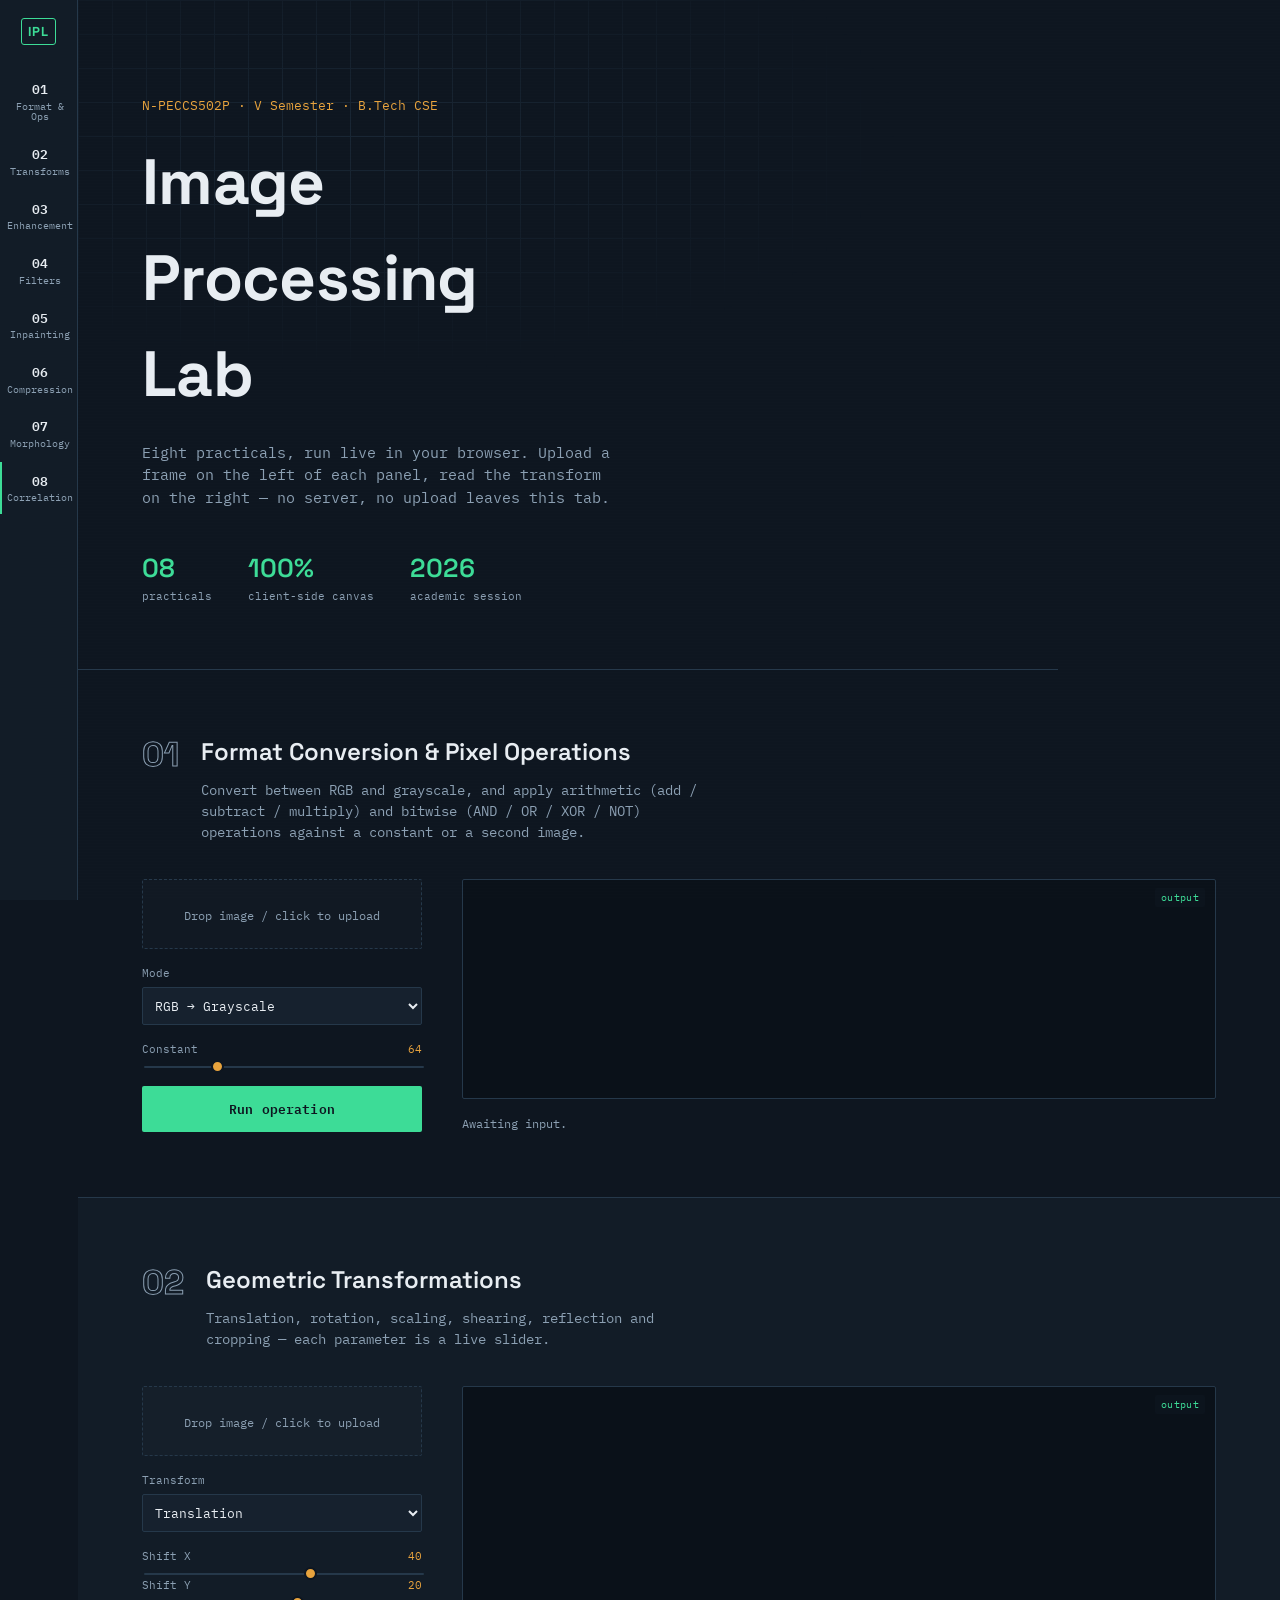
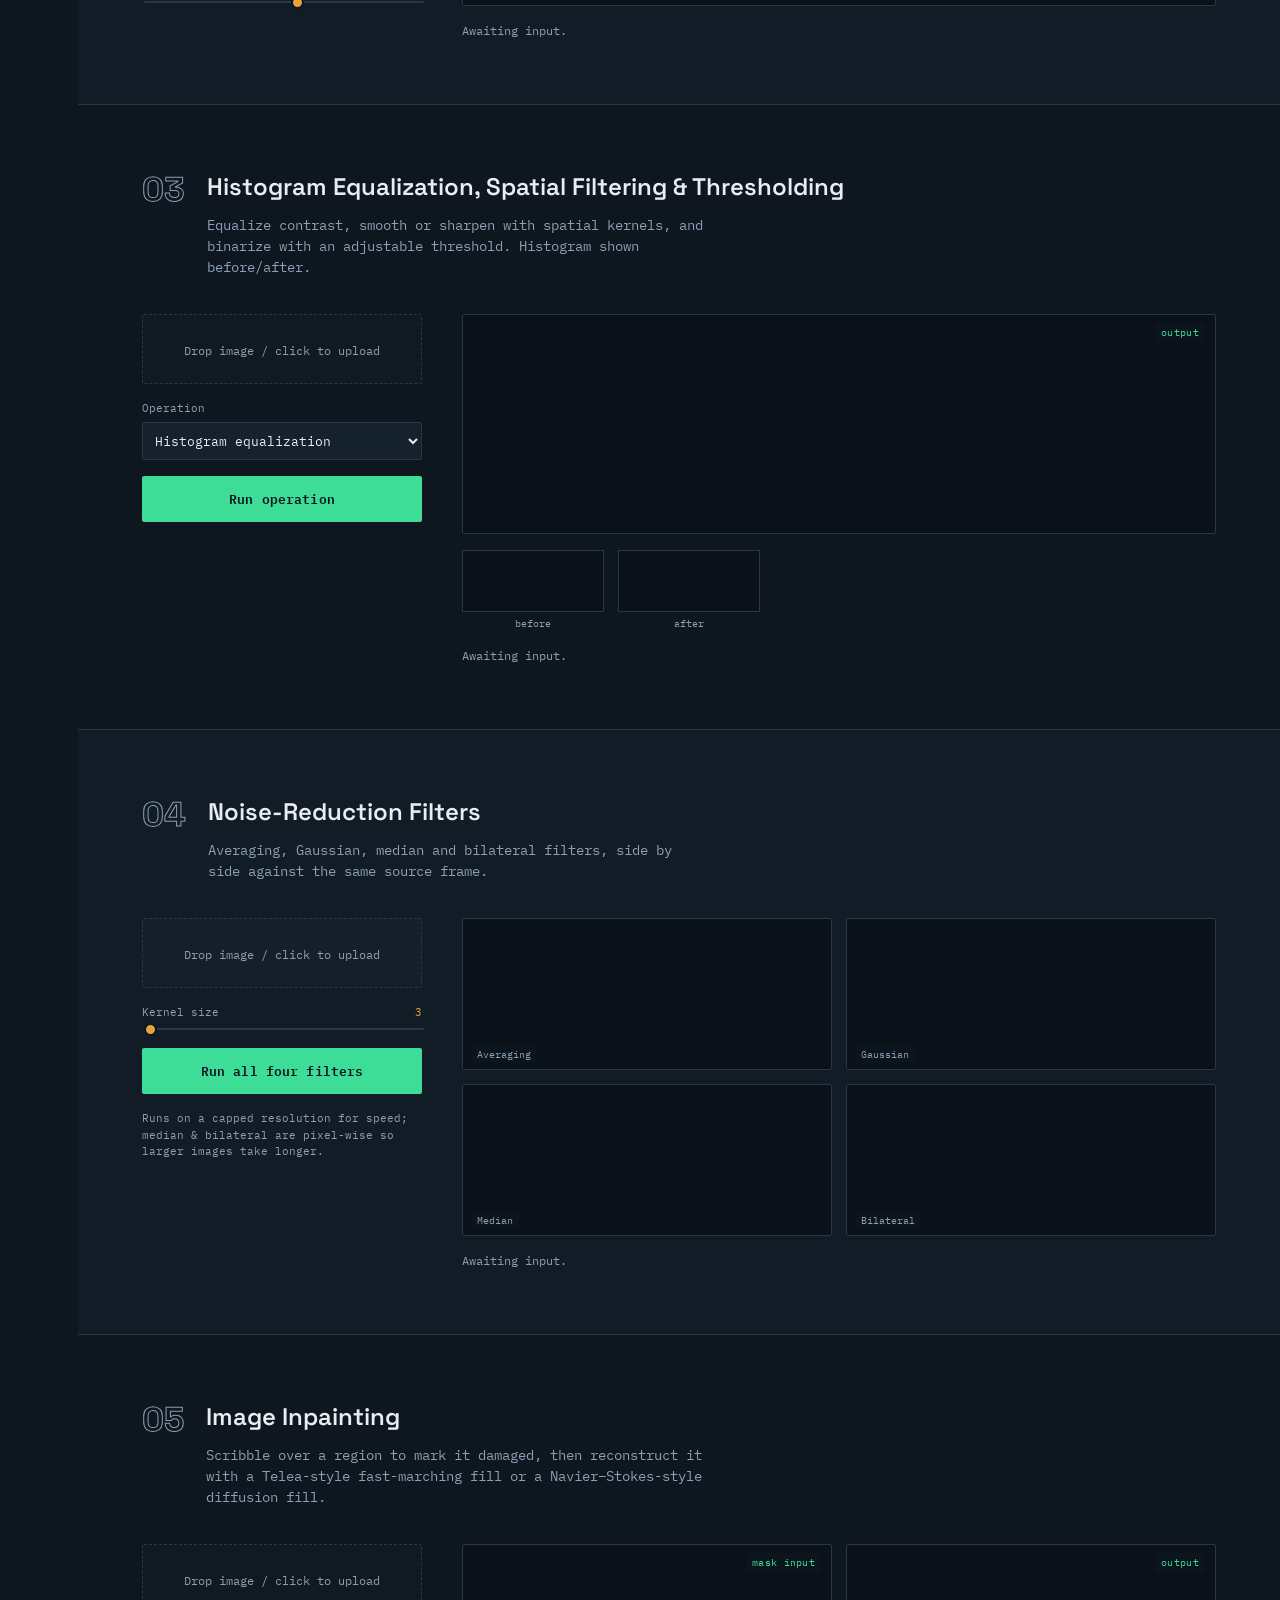
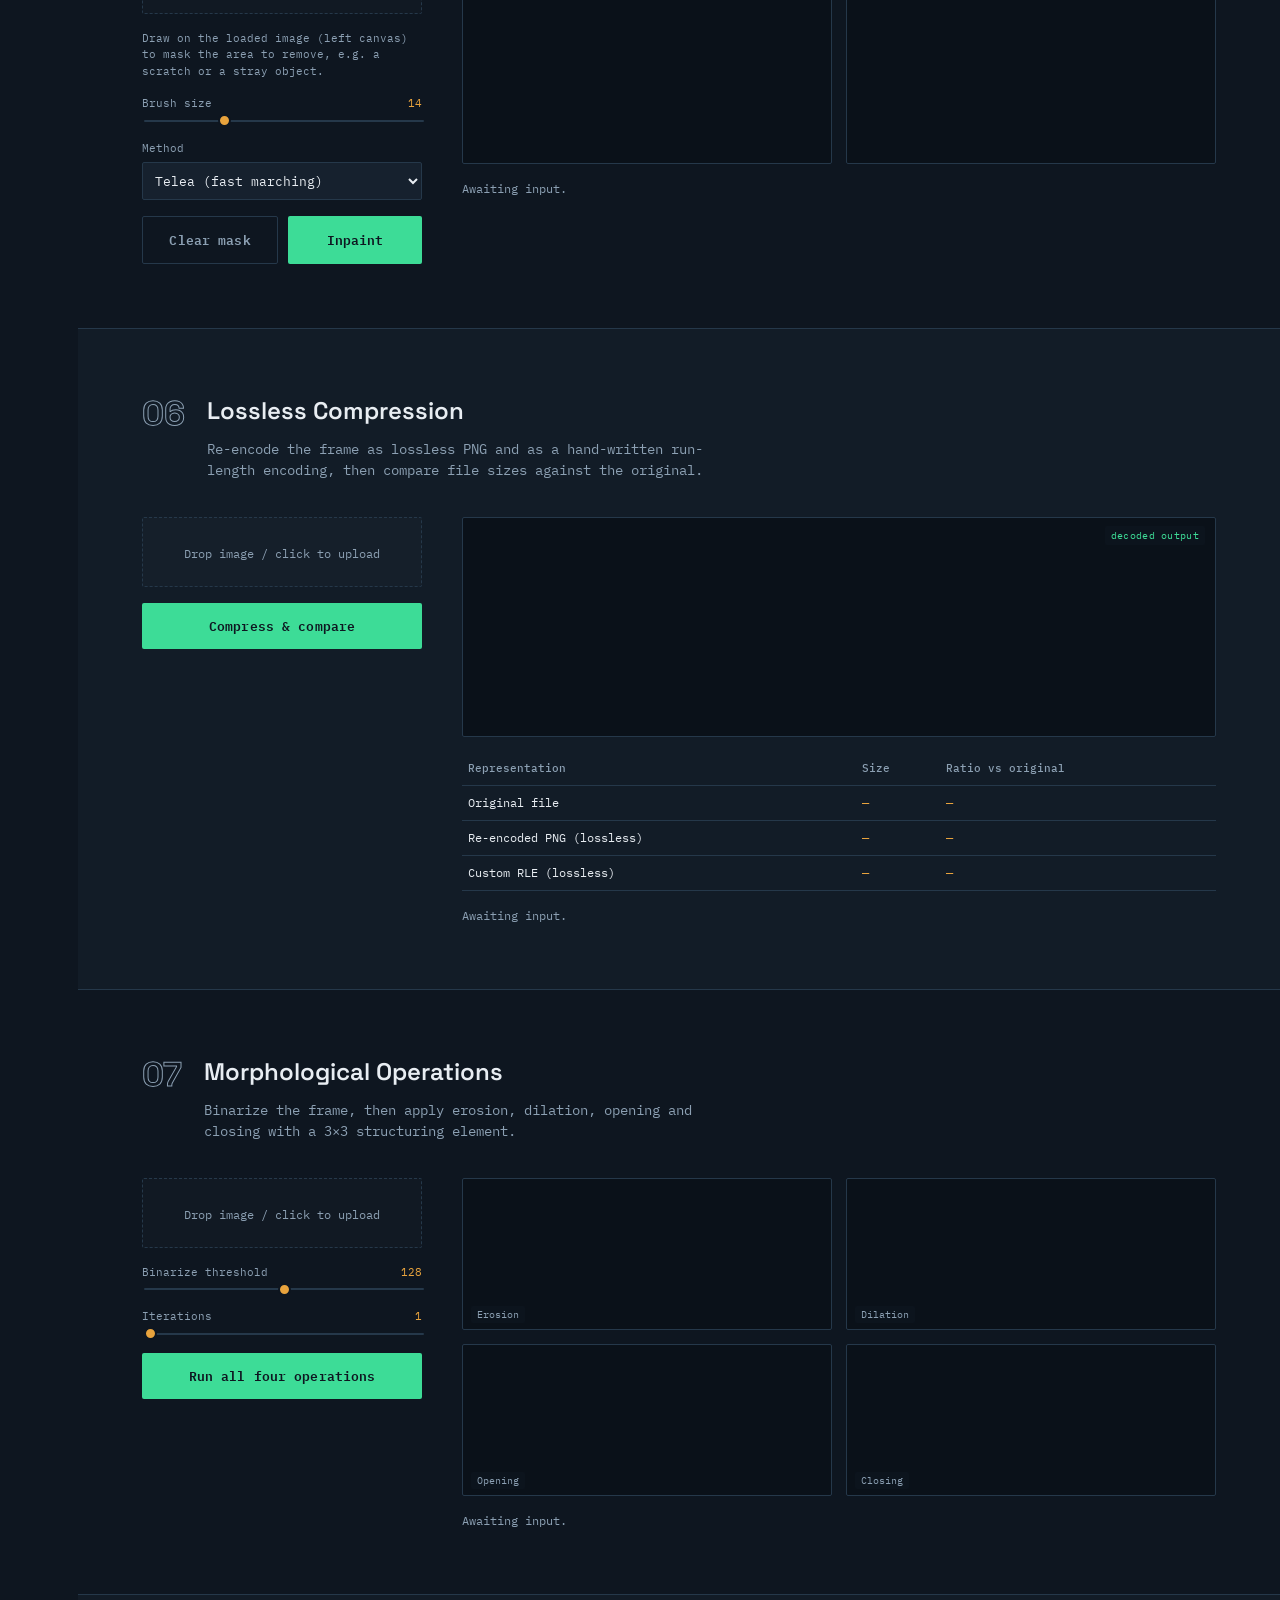
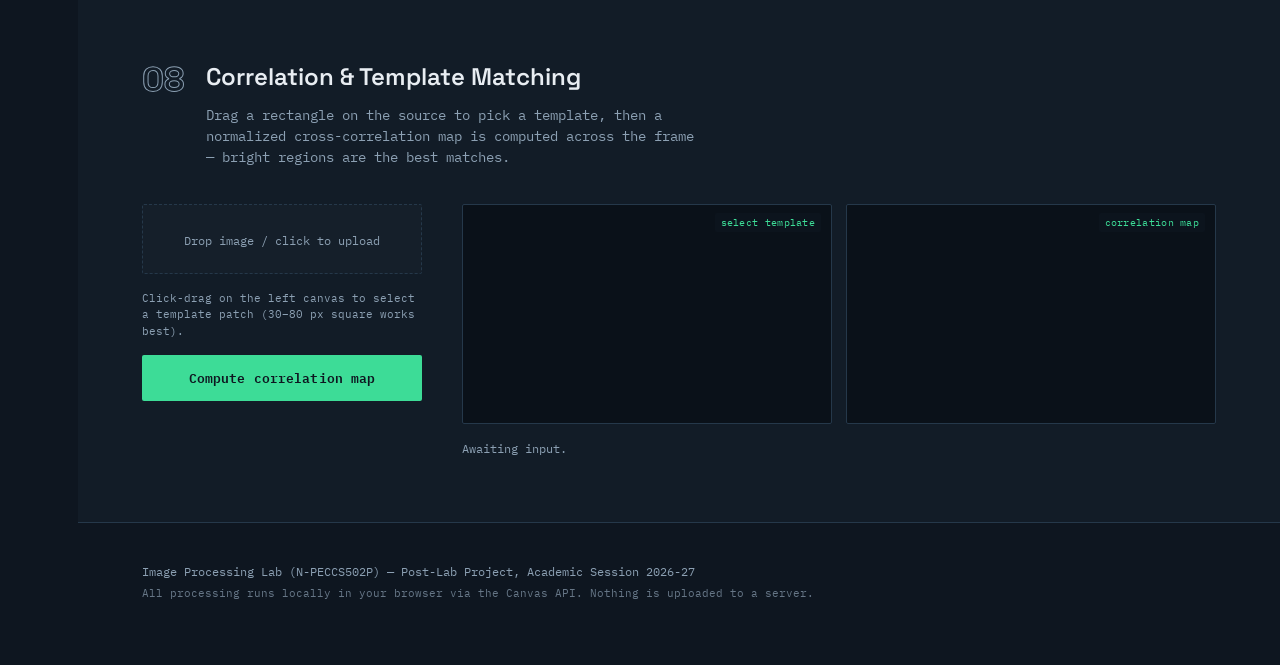
<file: index.html>
<!DOCTYPE html>
<html lang="en">
<head>
<meta charset="UTF-8">
<meta name="viewport" content="width=device-width, initial-scale=1.0">
<title>Image Processing Lab — N-PECCS502P</title>
<link rel="preconnect" href="https://fonts.googleapis.com">
<link href="https://fonts.googleapis.com/css2?family=Space+Grotesk:wght@400;500;600;700&family=IBM+Plex+Mono:wght@400;500;600&display=swap" rel="stylesheet">
<link rel="stylesheet" href="./style.css">
</head>
<body>

<div class="scanline" aria-hidden="true"></div>

<!-- ================= RAIL / NAV ================= -->
<nav class="rail" id="rail">
  <div class="rail-brand">
    <span class="rail-brand-mark">IPL</span>
  </div>
  <ol class="rail-list">
    <li><a href="#p01"><span class="ch">01</span><span class="lb">Format &amp; Ops</span></a></li>
    <li><a href="#p02"><span class="ch">02</span><span class="lb">Transforms</span></a></li>
    <li><a href="#p03"><span class="ch">03</span><span class="lb">Enhancement</span></a></li>
    <li><a href="#p04"><span class="ch">04</span><span class="lb">Filters</span></a></li>
    <li><a href="#p05"><span class="ch">05</span><span class="lb">Inpainting</span></a></li>
    <li><a href="#p06"><span class="ch">06</span><span class="lb">Compression</span></a></li>
    <li><a href="#p07"><span class="ch">07</span><span class="lb">Morphology</span></a></li>
    <li><a href="#p08"><span class="ch">08</span><span class="lb">Correlation</span></a></li>
  </ol>
  <button class="rail-toggle" id="railToggle" aria-label="Toggle menu">≡</button>
</nav>

<main>

  <!-- ================= HERO ================= -->
  <header class="hero">
    <div class="hero-grid" aria-hidden="true"></div>
    <p class="eyebrow-plain">N-PECCS502P · V Semester · B.Tech CSE</p>
    <h1>Image Processing Lab</h1>
    <p class="hero-sub">Eight practicals, run live in your browser. Upload a frame on the left of each panel, read the transform on the right — no server, no upload leaves this tab.</p>
    <div class="hero-meta">
      <div class="hero-meta-item"><span class="num">08</span><span class="txt">practicals</span></div>
      <div class="hero-meta-item"><span class="num">100%</span><span class="txt">client-side canvas</span></div>
      <div class="hero-meta-item"><span class="num">2026</span><span class="txt">academic session</span></div>
    </div>
  </header>

  <!-- ================= P01 : FORMAT + OPS ================= -->
  <section class="panel" id="p01">
    <div class="panel-head">
      <span class="panel-index">01</span>
      <div>
        <h2>Format Conversion &amp; Pixel Operations</h2>
        <p class="panel-desc">Convert between RGB and grayscale, and apply arithmetic (add / subtract / multiply) and bitwise (AND / OR / XOR / NOT) operations against a constant or a second image.</p>
      </div>
    </div>
    <div class="panel-body">
      <div class="control-col">
        <div class="dropzone" data-drop="p01"><input type="file" accept="image/*" id="p01-file"><span class="dz-label">Drop image / click to upload</span></div>
        <div class="field">
          <label>Mode</label>
          <select id="p01-mode">
            <optgroup label="Format">
              <option value="gray">RGB → Grayscale</option>
            </optgroup>
            <optgroup label="Arithmetic">
              <option value="add">Add constant</option>
              <option value="sub">Subtract constant</option>
              <option value="mul">Multiply constant</option>
              <option value="add2">Add second image</option>
            </optgroup>
            <optgroup label="Bitwise">
              <option value="and">AND with constant</option>
              <option value="or">OR with constant</option>
              <option value="xor">XOR with constant</option>
              <option value="not">NOT (invert)</option>
            </optgroup>
          </select>
        </div>
        <div class="field" id="p01-const-field">
          <label>Constant <span class="val" id="p01-const-val">64</span></label>
          <input type="range" id="p01-const" min="0" max="255" value="64">
        </div>
        <div class="field" id="p01-second-field" style="display:none">
          <label>Second image</label>
          <div class="dropzone dropzone--small" data-drop="p01b"><input type="file" accept="image/*" id="p01-file2"><span class="dz-label">Upload second image</span></div>
        </div>
        <button class="btn" id="p01-run">Run operation</button>
      </div>
      <div class="output-col">
        <div class="canvas-frame"><canvas id="p01-canvas"></canvas><span class="frame-tag">output</span></div>
        <p class="readout" id="p01-readout">Awaiting input.</p>
      </div>
    </div>
  </section>

  <!-- ================= P02 : GEOMETRIC TRANSFORMS ================= -->
  <section class="panel panel--alt" id="p02">
    <div class="panel-head">
      <span class="panel-index">02</span>
      <div>
        <h2>Geometric Transformations</h2>
        <p class="panel-desc">Translation, rotation, scaling, shearing, reflection and cropping — each parameter is a live slider.</p>
      </div>
    </div>
    <div class="panel-body">
      <div class="control-col">
        <div class="dropzone" data-drop="p02"><input type="file" accept="image/*" id="p02-file"><span class="dz-label">Drop image / click to upload</span></div>
        <div class="field">
          <label>Transform</label>
          <select id="p02-mode">
            <option value="translate">Translation</option>
            <option value="rotate">Rotation</option>
            <option value="scale">Scaling</option>
            <option value="shear">Shearing</option>
            <option value="reflect">Reflection</option>
            <option value="crop">Cropping</option>
          </select>
        </div>
        <div id="p02-params"></div>
      </div>
      <div class="output-col">
        <div class="canvas-frame"><canvas id="p02-canvas"></canvas><span class="frame-tag">output</span></div>
        <p class="readout" id="p02-readout">Awaiting input.</p>
      </div>
    </div>
  </section>

  <!-- ================= P03 : ENHANCEMENT ================= -->
  <section class="panel" id="p03">
    <div class="panel-head">
      <span class="panel-index">03</span>
      <div>
        <h2>Histogram Equalization, Spatial Filtering &amp; Thresholding</h2>
        <p class="panel-desc">Equalize contrast, smooth or sharpen with spatial kernels, and binarize with an adjustable threshold. Histogram shown before/after.</p>
      </div>
    </div>
    <div class="panel-body">
      <div class="control-col">
        <div class="dropzone" data-drop="p03"><input type="file" accept="image/*" id="p03-file"><span class="dz-label">Drop image / click to upload</span></div>
        <div class="field">
          <label>Operation</label>
          <select id="p03-mode">
            <option value="eq">Histogram equalization</option>
            <option value="smooth">Spatial smoothing (3×3 box)</option>
            <option value="sharpen">Spatial sharpening (Laplacian)</option>
            <option value="thresh">Thresholding</option>
          </select>
        </div>
        <div class="field" id="p03-thresh-field" style="display:none">
          <label>Threshold <span class="val" id="p03-thresh-val">128</span></label>
          <input type="range" id="p03-thresh" min="0" max="255" value="128">
        </div>
        <button class="btn" id="p03-run">Run operation</button>
      </div>
      <div class="output-col">
        <div class="canvas-frame"><canvas id="p03-canvas"></canvas><span class="frame-tag">output</span></div>
        <div class="hist-row">
          <div class="hist-box"><canvas id="p03-hist-before" width="140" height="60"></canvas><span>before</span></div>
          <div class="hist-box"><canvas id="p03-hist-after" width="140" height="60"></canvas><span>after</span></div>
        </div>
        <p class="readout" id="p03-readout">Awaiting input.</p>
      </div>
    </div>
  </section>

  <!-- ================= P04 : FILTERS ================= -->
  <section class="panel panel--alt" id="p04">
    <div class="panel-head">
      <span class="panel-index">04</span>
      <div>
        <h2>Noise-Reduction Filters</h2>
        <p class="panel-desc">Averaging, Gaussian, median and bilateral filters, side by side against the same source frame.</p>
      </div>
    </div>
    <div class="panel-body">
      <div class="control-col">
        <div class="dropzone" data-drop="p04"><input type="file" accept="image/*" id="p04-file"><span class="dz-label">Drop image / click to upload</span></div>
        <div class="field">
          <label>Kernel size <span class="val" id="p04-k-val">3</span></label>
          <input type="range" id="p04-k" min="3" max="7" step="2" value="3">
        </div>
        <button class="btn" id="p04-run">Run all four filters</button>
        <p class="hint">Runs on a capped resolution for speed; median &amp; bilateral are pixel-wise so larger images take longer.</p>
      </div>
      <div class="output-col">
        <div class="quad-grid" id="p04-grid">
          <div class="quad-cell"><canvas id="p04-avg"></canvas><span>Averaging</span></div>
          <div class="quad-cell"><canvas id="p04-gauss"></canvas><span>Gaussian</span></div>
          <div class="quad-cell"><canvas id="p04-med"></canvas><span>Median</span></div>
          <div class="quad-cell"><canvas id="p04-bil"></canvas><span>Bilateral</span></div>
        </div>
        <p class="readout" id="p04-readout">Awaiting input.</p>
      </div>
    </div>
  </section>

  <!-- ================= P05 : INPAINTING ================= -->
  <section class="panel" id="p05">
    <div class="panel-head">
      <span class="panel-index">05</span>
      <div>
        <h2>Image Inpainting</h2>
        <p class="panel-desc">Scribble over a region to mark it damaged, then reconstruct it with a Telea-style fast-marching fill or a Navier–Stokes-style diffusion fill.</p>
      </div>
    </div>
    <div class="panel-body">
      <div class="control-col">
        <div class="dropzone" data-drop="p05"><input type="file" accept="image/*" id="p05-file"><span class="dz-label">Drop image / click to upload</span></div>
        <p class="hint">Draw on the loaded image (left canvas) to mask the area to remove, e.g. a scratch or a stray object.</p>
        <div class="field">
          <label>Brush size <span class="val" id="p05-brush-val">14</span></label>
          <input type="range" id="p05-brush" min="4" max="40" value="14">
        </div>
        <div class="field">
          <label>Method</label>
          <select id="p05-method">
            <option value="telea">Telea (fast marching)</option>
            <option value="ns">Navier–Stokes (diffusion)</option>
          </select>
        </div>
        <div class="btn-row">
          <button class="btn btn--ghost" id="p05-clear">Clear mask</button>
          <button class="btn" id="p05-run">Inpaint</button>
        </div>
      </div>
      <div class="output-col">
        <div class="dual-grid">
          <div class="canvas-frame"><canvas id="p05-src"></canvas><span class="frame-tag">mask input</span></div>
          <div class="canvas-frame"><canvas id="p05-out"></canvas><span class="frame-tag">output</span></div>
        </div>
        <p class="readout" id="p05-readout">Awaiting input.</p>
      </div>
    </div>
  </section>

  <!-- ================= P06 : COMPRESSION ================= -->
  <section class="panel panel--alt" id="p06">
    <div class="panel-head">
      <span class="panel-index">06</span>
      <div>
        <h2>Lossless Compression</h2>
        <p class="panel-desc">Re-encode the frame as lossless PNG and as a hand-written run-length encoding, then compare file sizes against the original.</p>
      </div>
    </div>
    <div class="panel-body">
      <div class="control-col">
        <div class="dropzone" data-drop="p06"><input type="file" accept="image/*" id="p06-file"><span class="dz-label">Drop image / click to upload</span></div>
        <button class="btn" id="p06-run">Compress &amp; compare</button>
      </div>
      <div class="output-col">
        <div class="canvas-frame"><canvas id="p06-canvas"></canvas><span class="frame-tag">decoded output</span></div>
        <table class="data-table" id="p06-table">
          <thead><tr><th>Representation</th><th>Size</th><th>Ratio vs original</th></tr></thead>
          <tbody>
            <tr><td>Original file</td><td id="p06-orig">—</td><td>—</td></tr>
            <tr><td>Re-encoded PNG (lossless)</td><td id="p06-png">—</td><td id="p06-png-ratio">—</td></tr>
            <tr><td>Custom RLE (lossless)</td><td id="p06-rle">—</td><td id="p06-rle-ratio">—</td></tr>
          </tbody>
        </table>
        <p class="readout" id="p06-readout">Awaiting input.</p>
      </div>
    </div>
  </section>

  <!-- ================= P07 : MORPHOLOGY ================= -->
  <section class="panel" id="p07">
    <div class="panel-head">
      <span class="panel-index">07</span>
      <div>
        <h2>Morphological Operations</h2>
        <p class="panel-desc">Binarize the frame, then apply erosion, dilation, opening and closing with a 3×3 structuring element.</p>
      </div>
    </div>
    <div class="panel-body">
      <div class="control-col">
        <div class="dropzone" data-drop="p07"><input type="file" accept="image/*" id="p07-file"><span class="dz-label">Drop image / click to upload</span></div>
        <div class="field">
          <label>Binarize threshold <span class="val" id="p07-thresh-val">128</span></label>
          <input type="range" id="p07-thresh" min="0" max="255" value="128">
        </div>
        <div class="field">
          <label>Iterations <span class="val" id="p07-iter-val">1</span></label>
          <input type="range" id="p07-iter" min="1" max="5" value="1">
        </div>
        <button class="btn" id="p07-run">Run all four operations</button>
      </div>
      <div class="output-col">
        <div class="quad-grid" id="p07-grid">
          <div class="quad-cell"><canvas id="p07-erode"></canvas><span>Erosion</span></div>
          <div class="quad-cell"><canvas id="p07-dilate"></canvas><span>Dilation</span></div>
          <div class="quad-cell"><canvas id="p07-open"></canvas><span>Opening</span></div>
          <div class="quad-cell"><canvas id="p07-close"></canvas><span>Closing</span></div>
        </div>
        <p class="readout" id="p07-readout">Awaiting input.</p>
      </div>
    </div>
  </section>

  <!-- ================= P08 : CORRELATION ================= -->
  <section class="panel panel--alt" id="p08">
    <div class="panel-head">
      <span class="panel-index">08</span>
      <div>
        <h2>Correlation &amp; Template Matching</h2>
        <p class="panel-desc">Drag a rectangle on the source to pick a template, then a normalized cross-correlation map is computed across the frame — bright regions are the best matches.</p>
      </div>
    </div>
    <div class="panel-body">
      <div class="control-col">
        <div class="dropzone" data-drop="p08"><input type="file" accept="image/*" id="p08-file"><span class="dz-label">Drop image / click to upload</span></div>
        <p class="hint">Click-drag on the left canvas to select a template patch (30–80 px square works best).</p>
        <button class="btn" id="p08-run">Compute correlation map</button>
      </div>
      <div class="output-col">
        <div class="dual-grid">
          <div class="canvas-frame"><canvas id="p08-src"></canvas><span class="frame-tag">select template</span></div>
          <div class="canvas-frame"><canvas id="p08-out"></canvas><span class="frame-tag">correlation map</span></div>
        </div>
        <p class="readout" id="p08-readout">Awaiting input.</p>
      </div>
    </div>
  </section>

  <footer class="site-footer">
    <p>Image Processing Lab (N-PECCS502P) — Post-Lab Project, Academic Session 2026-27</p>
    <p class="site-footer-sub">All processing runs locally in your browser via the Canvas API. Nothing is uploaded to a server.</p>
  </footer>

</main>

<script src="./script.js"></script>
</body>
</html>
</file>
<file: style.css>
:root{
  --bg:#0E1620;
  --panel:#16212E;
  --panel-alt:#121C27;
  --ink:#E8EDF2;
  --ink-dim:#8CA0B3;
  --line:#25384A;
  --amber:#E8A33D;
  --green:#3DDC97;
  --red:#E86A5C;
  --font-head:'Space Grotesk', sans-serif;
  --font-mono:'IBM Plex Mono', monospace;
}

*{box-sizing:border-box;}
html{scroll-behavior:smooth;}
body{
  margin:0;
  background:var(--bg);
  color:var(--ink);
  font-family:var(--font-mono);
  line-height:1.5;
  -webkit-font-smoothing:antialiased;
}

::selection{background:var(--amber);color:#0E1620;}

/* focus visibility */
a:focus-visible,button:focus-visible,input:focus-visible,select:focus-visible{
  outline:2px solid var(--green);
  outline-offset:2px;
}

@media (prefers-reduced-motion: reduce){
  *{animation-duration:0.001ms !important; transition-duration:0.001ms !important;}
}

/* ---------- scanline hero flourish ---------- */
.scanline{
  position:fixed; inset:0; pointer-events:none; z-index:2;
  background:repeating-linear-gradient(180deg, rgba(255,255,255,0.012) 0px, rgba(255,255,255,0.012) 1px, transparent 1px, transparent 3px);
  mix-blend-mode:overlay;
}

/* ---------- rail nav ---------- */
.rail{
  position:fixed; left:0; top:0; bottom:0; width:78px; z-index:20;
  background:var(--panel-alt); border-right:1px solid var(--line);
  display:flex; flex-direction:column; align-items:center; padding:18px 0;
}
.rail-brand-mark{
  font-family:var(--font-head); font-weight:700; font-size:13px; letter-spacing:0.06em;
  color:var(--green); border:1px solid var(--green); border-radius:3px; padding:4px 6px;
}
.rail-list{list-style:none; margin:28px 0 0; padding:0; display:flex; flex-direction:column; gap:2px; width:100%;}
.rail-list a{
  display:flex; flex-direction:column; align-items:center; gap:2px;
  text-decoration:none; color:var(--ink-dim); padding:10px 4px;
  border-left:2px solid transparent;
  font-size:9.5px;
}
.rail-list a .ch{font-family:var(--font-mono); font-size:13px; font-weight:600; color:var(--ink);}
.rail-list a .lb{text-align:center; line-height:1.15; padding:0 2px;}
.rail-list a:hover{border-left-color:var(--amber); background:rgba(232,163,61,0.06); color:var(--ink);}
.rail-toggle{display:none;}

main{margin-left:78px;}

/* ---------- hero ---------- */
.hero{
  position:relative; padding:96px 64px 64px; max-width:980px; overflow:hidden;
  border-bottom:1px solid var(--line);
}
.hero-grid{
  position:absolute; inset:0; z-index:0; opacity:0.5;
  background-image:
    linear-gradient(var(--line) 1px, transparent 1px),
    linear-gradient(90deg, var(--line) 1px, transparent 1px);
  background-size:34px 34px;
  -webkit-mask-image:radial-gradient(ellipse 700px 320px at 30% 20%, black, transparent 75%);
          mask-image:radial-gradient(ellipse 700px 320px at 30% 20%, black, transparent 75%);
}
.eyebrow-plain{position:relative; z-index:1; color:var(--amber); font-size:13px; margin:0 0 18px;}
.hero h1{
  position:relative; z-index:1;
  font-family:var(--font-head); font-size:clamp(40px,6vw,64px); font-weight:700;
  margin:0 0 20px; letter-spacing:-0.01em; max-width:9ch;
}
.hero-sub{position:relative; z-index:1; color:var(--ink-dim); max-width:52ch; font-size:15px; margin:0 0 40px;}
.hero-meta{position:relative; z-index:1; display:flex; gap:36px; flex-wrap:wrap;}
.hero-meta-item{display:flex; flex-direction:column;}
.hero-meta-item .num{font-family:var(--font-head); font-size:26px; color:var(--green); font-weight:600;}
.hero-meta-item .txt{font-size:11px; color:var(--ink-dim);}

/* ---------- panel sections ---------- */
.panel{padding:64px; border-bottom:1px solid var(--line);}
.panel--alt{background:var(--panel-alt);}
.panel-head{display:flex; gap:22px; max-width:880px; margin-bottom:36px;}
.panel-index{
  font-family:var(--font-head); font-size:34px; font-weight:700; color:transparent;
  -webkit-text-stroke:1px var(--ink-dim); flex:none; line-height:1; padding-top:4px;
}
.panel-head h2{font-family:var(--font-head); font-size:24px; font-weight:600; margin:0 0 10px;}
.panel-desc{color:var(--ink-dim); font-size:14px; margin:0; max-width:62ch;}

.panel-body{display:grid; grid-template-columns:280px 1fr; gap:40px; align-items:start;}

/* controls */
.control-col{display:flex; flex-direction:column; gap:16px; position:sticky; top:24px;}
.dropzone{
  position:relative; border:1px dashed var(--line); border-radius:2px; padding:22px 14px;
  text-align:center; cursor:pointer; transition:border-color .15s, background .15s;
  background:rgba(255,255,255,0.015);
}
.dropzone:hover, .dropzone.drag{border-color:var(--amber); background:rgba(232,163,61,0.05);}
.dropzone input{position:absolute; inset:0; opacity:0; cursor:pointer;}
.dz-label{font-size:12px; color:var(--ink-dim);}
.dropzone--small{padding:14px 10px;}

.field{display:flex; flex-direction:column; gap:6px;}
.field label{font-size:11px; color:var(--ink-dim); display:flex; justify-content:space-between;}
.field .val{color:var(--amber);}
.field select, .field input[type=range]{width:100%;}

select{
  background:var(--panel); color:var(--ink); border:1px solid var(--line); border-radius:2px;
  padding:9px 8px; font-family:var(--font-mono); font-size:12.5px;
}
input[type=range]{
  -webkit-appearance:none; appearance:none; height:2px; background:var(--line); border-radius:2px; outline:none;
}
input[type=range]::-webkit-slider-thumb{
  -webkit-appearance:none; width:13px; height:13px; border-radius:50%;
  background:var(--amber); cursor:pointer; border:2px solid var(--bg);
}
input[type=range]::-moz-range-thumb{
  width:13px; height:13px; border-radius:50%; background:var(--amber); cursor:pointer; border:2px solid var(--bg);
}

.btn{
  font-family:var(--font-mono); font-size:12.5px; font-weight:600; letter-spacing:0.01em;
  background:var(--green); color:#0E1620; border:none; border-radius:2px; padding:12px 16px;
  cursor:pointer; transition:transform .1s, filter .15s;
}
.btn:hover{filter:brightness(1.08);}
.btn:active{transform:translateY(1px);}
.btn--ghost{background:transparent; color:var(--ink-dim); border:1px solid var(--line);}
.btn--ghost:hover{color:var(--ink); border-color:var(--ink-dim);}
.btn-row{display:flex; gap:10px;}
.btn-row .btn{flex:1;}

.hint{font-size:11px; color:var(--ink-dim); margin:0; line-height:1.5;}

/* output */
.output-col{display:flex; flex-direction:column; gap:16px;}
.canvas-frame{
  position:relative; border:1px solid var(--line); background:#0A1119; border-radius:2px;
  display:flex; align-items:center; justify-content:center; min-height:220px; overflow:hidden;
}
.canvas-frame canvas{max-width:100%; display:block;}
.frame-tag{
  position:absolute; top:8px; right:10px; font-size:10px; color:var(--green);
  letter-spacing:0.03em; background:rgba(14,22,32,0.7); padding:2px 6px; border-radius:2px;
}
.readout{font-size:12px; color:var(--ink-dim); margin:0; min-height:16px;}

.dual-grid{display:grid; grid-template-columns:1fr 1fr; gap:14px;}
.quad-grid{display:grid; grid-template-columns:1fr 1fr; gap:14px;}
.quad-cell{
  position:relative; border:1px solid var(--line); background:#0A1119; border-radius:2px;
  display:flex; align-items:center; justify-content:center; min-height:150px; overflow:hidden;
}
.quad-cell canvas{max-width:100%; display:block;}
.quad-cell span{
  position:absolute; bottom:6px; left:8px; font-size:10px; color:var(--ink-dim);
  background:rgba(14,22,32,0.7); padding:1px 6px; border-radius:2px;
}

.hist-row{display:flex; gap:14px;}
.hist-box{display:flex; flex-direction:column; align-items:center; gap:4px;}
.hist-box canvas{border:1px solid var(--line); background:#0A1119;}
.hist-box span{font-size:10px; color:var(--ink-dim);}

.data-table{width:100%; border-collapse:collapse; font-size:12px;}
.data-table th, .data-table td{border-bottom:1px solid var(--line); padding:8px 6px; text-align:left;}
.data-table th{color:var(--ink-dim); font-weight:500; font-size:10.5px;}
.data-table td:nth-child(2), .data-table td:nth-child(3){color:var(--amber); font-variant-numeric:tabular-nums;}

.site-footer{padding:40px 64px 60px; color:var(--ink-dim); font-size:12px;}
.site-footer p{margin:0 0 4px;}
.site-footer-sub{font-size:11px; opacity:0.7;}

/* ---------- responsive ---------- */
@media (max-width: 860px){
  .rail{
    width:100%; height:auto; flex-direction:row; bottom:auto; border-right:none; border-bottom:1px solid var(--line);
    padding:10px 14px; justify-content:space-between;
  }
  main{margin-left:0; margin-top:52px;}
  .rail-list{
    display:none; position:fixed; top:52px; left:0; right:0; background:var(--panel-alt);
    flex-direction:column; border-bottom:1px solid var(--line); z-index:19; max-height:70vh; overflow:auto;
  }
  .rail-list.open{display:flex;}
  .rail-list a{flex-direction:row; justify-content:flex-start; gap:10px; padding:12px 18px; font-size:12px;}
  .rail-toggle{
    display:block; background:none; border:1px solid var(--line); color:var(--ink); border-radius:2px;
    width:32px; height:32px; font-size:16px; cursor:pointer;
  }
  .hero, .panel{padding:44px 22px;}
  .panel-body{grid-template-columns:1fr;}
  .control-col{position:static;}
  .quad-grid{grid-template-columns:1fr 1fr;}
}
@media (max-width: 480px){
  .quad-grid, .dual-grid, .hist-row{grid-template-columns:1fr; display:grid;}
  .hist-row{display:grid;}
}
</file>
